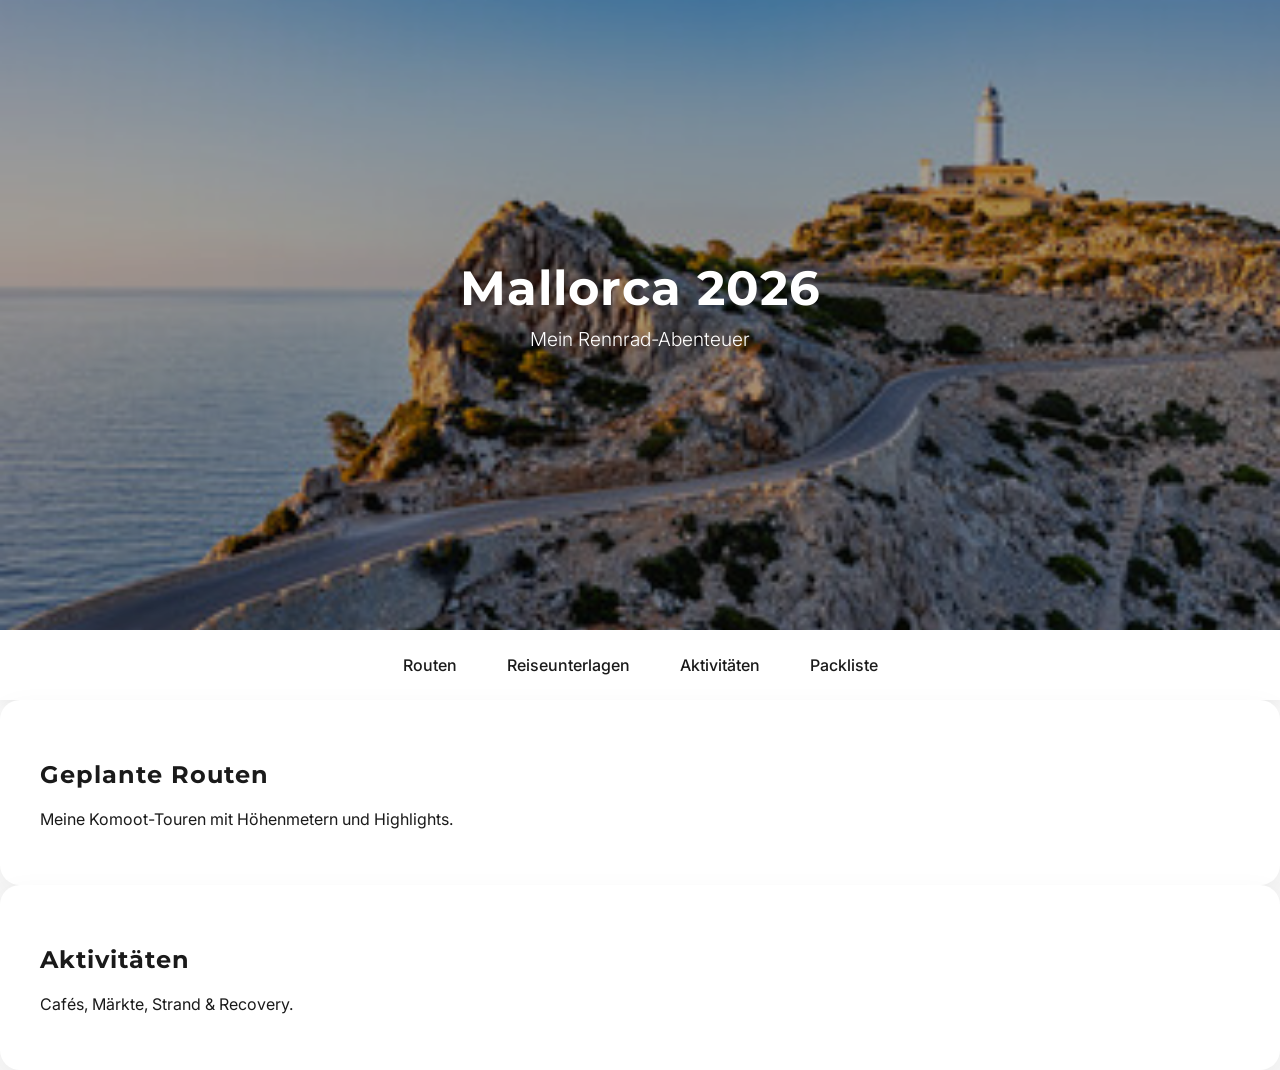
<file: index.html>
<!DOCTYPE html>
<html lang="de">
<head>
    <meta charset="UTF-8">
    <title>Mallorca Rennrad Trip</title>
    <link rel="stylesheet" href="style.css">
    <link href="https://fonts.googleapis.com/css2?family=Inter:wght@300;400;600&family=Montserrat:wght@500;700&display=swap" rel="stylesheet">
    <meta name="viewport" content="width=device-width, initial-scale=1.0">
</head>


<body>

<header class="hero">
    <div class="overlay">
        <h1>Mallorca 2026</h1>
        <p>Mein Rennrad-Abenteuer</p>
    </div>
</header>

<nav>
    <a href="routen.html">Routen</a>
    <a href="dokumente.html">Reiseunterlagen</a>
    <a href="aktivitaeten.html">Aktivitäten</a>
    <a href="packliste.html">Packliste</a>
</nav>

<section class="cards">
    <div class="card">
        <h2>Geplante Routen</h2>
        <p>Meine Komoot-Touren mit Höhenmetern und Highlights.</p>
    </div>

    <div class="card">
        <h2>Aktivitäten</h2>
        <p>Cafés, Märkte, Strand & Recovery.</p>
    </div>
</section>

<script>
document.querySelectorAll(".route-card").forEach(card => {
    card.addEventListener("click", () => {
        card.classList.toggle("active");
    });
});
</script>
</body>
</html>
</file>
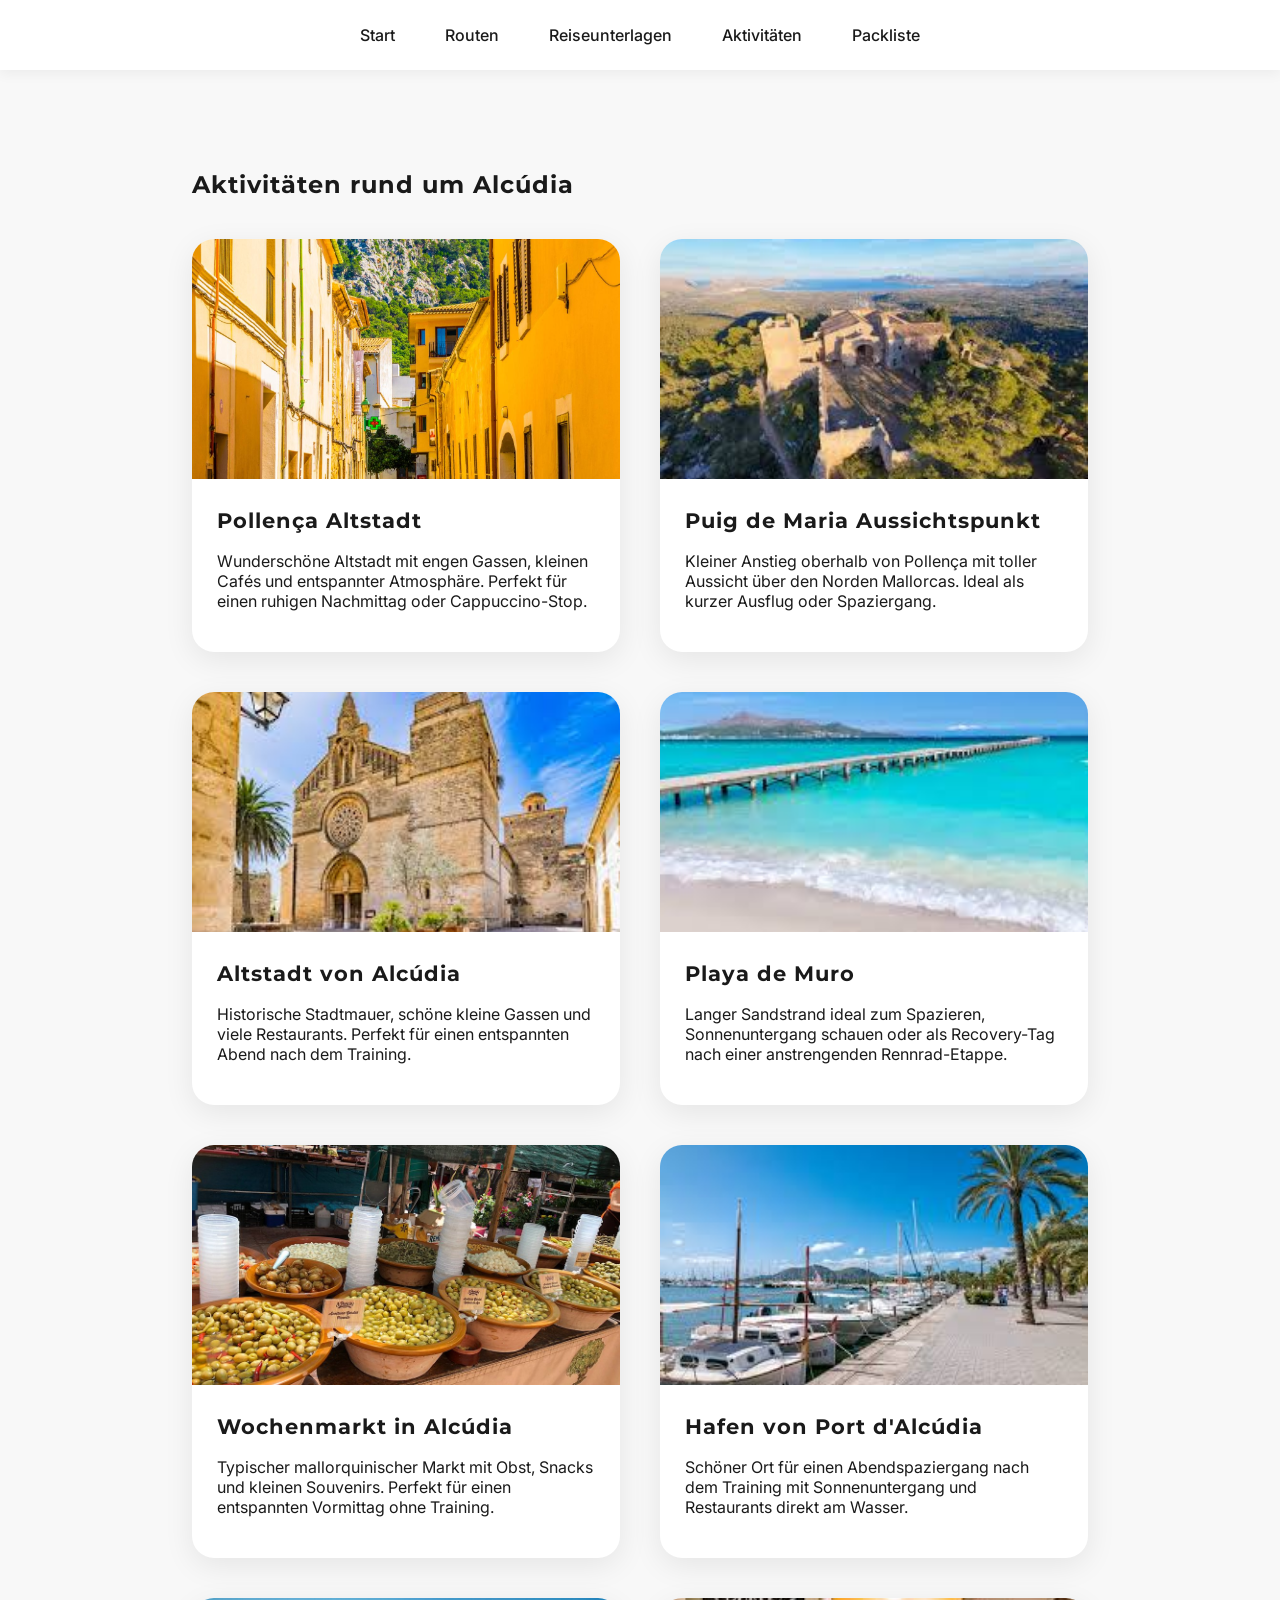
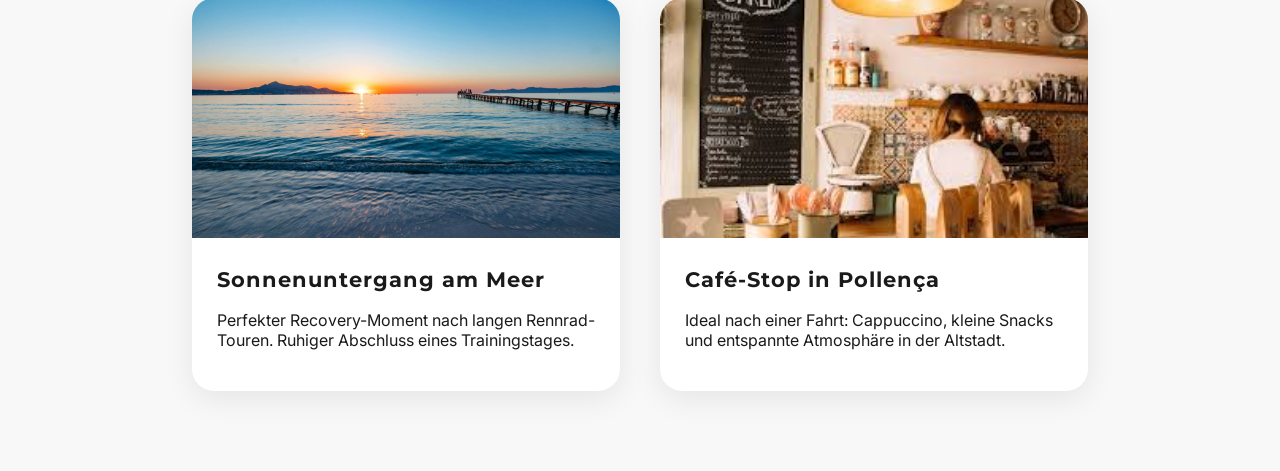
<file: aktivitaeten.html>
<!DOCTYPE html>
<html lang="de">
<head>
<meta charset="UTF-8">
<meta name="viewport" content="width=device-width, initial-scale=1.0">
<title>Aktivitäten</title>

<link href="https://fonts.googleapis.com/css2?family=Inter:wght@300;400;600&family=Montserrat:wght@500;700&display=swap" rel="stylesheet">
<link rel="stylesheet" href="style.css">

</head>

<body>

<nav>
    <a href="index.html">Start</a>
    <a href="routen.html">Routen</a>
    <a href="dokumente.html">Reiseunterlagen</a>
    <a href="aktivitaeten.html">Aktivitäten</a>
    <a href="packliste.html">Packliste</a>
</nav>


<section class="section">

    <h1>Aktivitäten rund um Alcúdia</h1>

    <div class="routes-grid">

        <div class="route-card">
            <img src="markt.jfif" class="route-image">
            <div class="route-content">
                <h2>Pollença Altstadt</h2>
                <p>
                    Wunderschöne Altstadt mit engen Gassen, kleinen Cafés und entspannter Atmosphäre.
                    Perfekt für einen ruhigen Nachmittag oder Cappuccino-Stop.
                </p>
            </div>
            <div class="route-extra">
    <p>
        Café-Tipp: Café Espanyol, Plaça Major, Pollença<br>
        Öffnungszeiten: meist ca. 7:30–18:00<br><br>
        Perfekt für Cappuccino nach der Rennradfahrt.
        Sehr schöne Lage direkt auf dem Hauptplatz mit Blick auf die Kirche.
    </p>
</div>
        </div>

        <div class="route-card">
            <img src="puig.jfif" class="route-image">
            <div class="route-content">
                <h2>Puig de Maria Aussichtspunkt</h2>
                <p>
                    Kleiner Anstieg oberhalb von Pollença mit toller Aussicht über den Norden Mallorcas.
                    Ideal als kurzer Ausflug oder Spaziergang.
                </p>
            </div>
            <div class="route-extra">
    <p>
        Kurzer, ruhiger Anstieg oberhalb von Pollença mit toller Aussicht.
        Ideal als Spaziergang am Ruhetag oder kurzer Abstecher nach einer lockeren Fahrt.<br><br>
        Dauer: ca. 45–60 Minuten Aufstieg.
    </p>
</div>
        </div>

        <div class="route-card">
            <img src="altstadt.jfif" class="route-image">
            <div class="route-content">
                <h2>Altstadt von Alcúdia</h2>
                <p>
                    Historische Stadtmauer, schöne kleine Gassen und viele Restaurants.
                    Perfekt für einen entspannten Abend nach dem Training.
                </p>
            </div>
                <!-- versteckter Zusatz -->
    <div class="route-extra">
    <p>
        Restaurant-Tipp: Can Costa Celler, Carrer Major, Alcúdia<br>
        Öffnungszeiten: meist 12:00–15:00 & 18:30–22:00<br><br>
        Sehr schöne Altstadt mit Stadtmauer – perfekt für Abendspaziergänge
        nach dem Training.
    </p>
</div>
        </div>

        <div class="route-card">
            <img src="muro.jfif" class="route-image">
            <div class="route-content">
                <h2>Playa de Muro</h2>
                <p>
                    Langer Sandstrand ideal zum Spazieren, Sonnenuntergang schauen oder als Recovery-Tag
                    nach einer anstrengenden Rennrad-Etappe.
                </p>
            </div>
            <div class="route-extra">
    <p>
        Langer, ruhiger Sandstrand – ideal zum Spazieren oder Beine lockern
        nach langen Rennrad-Etappen.<br><br>
        Besonders schön: Sonnenuntergang und ruhige Recovery-Tage.
    </p>
</div>
        </div>

        <div class="route-card">
            <img src="markt1.jpg" class="route-image">
            <div class="route-content">
                <h2>Wochenmarkt in Alcúdia</h2>
                <p>
                    Typischer mallorquinischer Markt mit Obst, Snacks und kleinen Souvenirs.
                    Perfekt für einen entspannten Vormittag ohne Training.
                </p>
            </div>
            <div class="route-extra">
    <p>
        Markttage: Dienstag & Sonntag Vormittag<br>
        Uhrzeit: ca. 8:00–13:30<br><br>
        Perfekt für Snacks, Obst und kleine Souvenirs.
        Gute Idee für einen entspannten Vormittag ohne Training.
    </p>
</div>
        </div>

        <div class="route-card">
            <img src="hafen.jfif" class="route-image">
            <div class="route-content">
                <h2>Hafen von Port d'Alcúdia</h2>
                <p>
                    Schöner Ort für einen Abendspaziergang nach dem Training
                    mit Sonnenuntergang und Restaurants direkt am Wasser.
                </p>
            </div>
            <div class="route-extra">
    <p>
        Schön für einen Abendspaziergang am Wasser.<br><br>
        Café-Tipp: Sa Mossegada, Port d'Alcúdia<br>
        Öffnungszeiten: meist ca. 8:00–16:00<br><br>
        Sehr beliebt bei Radfahrern & gesundes Essen.
    </p>
</div>
        </div>

        <div class="route-card">
            <img src="sonnenuntergang.jpg" class="route-image">
            <div class="route-content">
                <h2>Sonnenuntergang am Meer</h2>
                <p>
                    Perfekter Recovery-Moment nach langen Rennrad-Touren.
                    Ruhiger Abschluss eines Trainingstages.
                </p>
            </div>
            <div class="route-extra">
    <p>
        Beste Spots: Playa de Muro oder Hafen von Alcúdia.<br><br>
        Perfekter Abschluss eines Trainingstages – ruhig, entspannt
        und ideal zum Abschalten nach langen Fahrten.
    </p>
</div>
        </div>

        <div class="route-card">
            <img src="cafe.jfif" class="route-image">
            <div class="route-content">
                <h2>Café-Stop in Pollença</h2>
                <p>
                    Ideal nach einer Fahrt: Cappuccino, kleine Snacks
                    und entspannte Atmosphäre in der Altstadt.
                </p>
            </div>
            <div class="route-extra">
    <p>
        Café-Tipps: La Scalinata & Café Espanyol, Pollença<br>
        Öffnungszeiten: meist ca. 8:00–17:00<br><br>
        Ideal für Cappuccino & Snack nach einer Rennrad-Etappe
        durch die Serra de Tramuntana.
    </p>
</div>
        </div>

    </div>

</section>
<script>
document.querySelectorAll(".route-card").forEach(card => {
    card.addEventListener("click", () => {
        card.classList.toggle("active");
    });
});
</script>
</body>
</html>
</file>
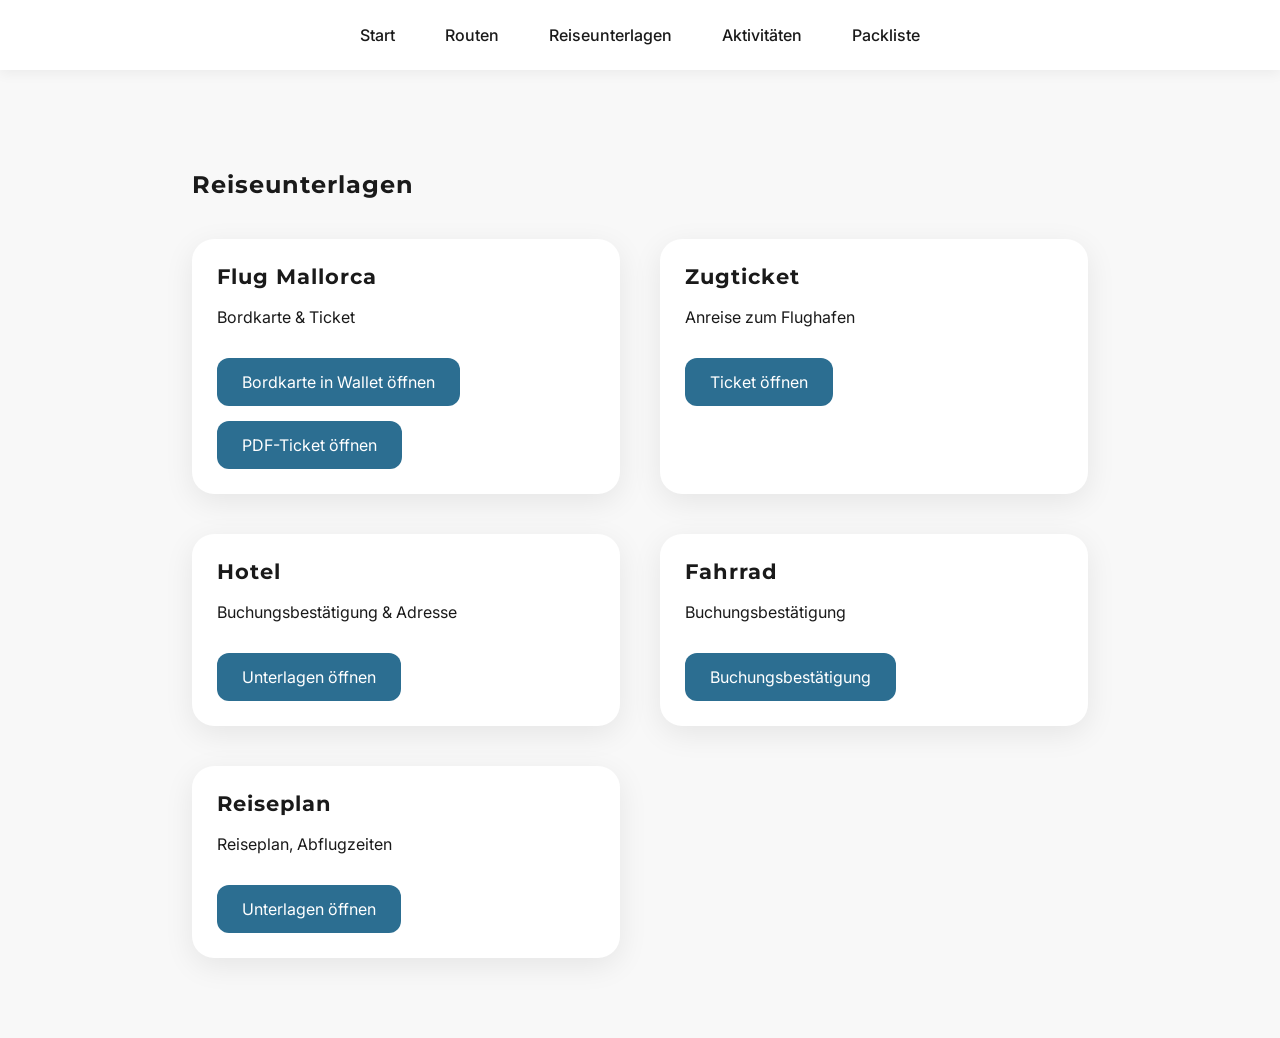
<file: dokumente.html>
<!DOCTYPE html>
<html lang="de">
<head>
<meta charset="UTF-8">
<meta name="viewport" content="width=device-width, initial-scale=1.0">
<title>Reiseunterlagen</title>

<link href="https://fonts.googleapis.com/css2?family=Inter:wght@300;400;600&family=Montserrat:wght@500;700&display=swap" rel="stylesheet">
<link rel="stylesheet" href="style.css">
</head>

<body>

<nav>
    <a href="index.html">Start</a>
    <a href="routen.html">Routen</a>
    <a href="dokumente.html">Reiseunterlagen</a>
    <a href="aktivitaeten.html">Aktivitäten</a>
    <a href="packliste.html">Packliste</a>
</nav>

<section class="section">

<h1>Reiseunterlagen</h1>

<div class="routes-grid">

    <!-- Flug -->
     <div class="route-card">
    <div class="route-content">
        <h2>Flug Mallorca</h2>
        <p>Bordkarte & Ticket</p>

       <a href="https://wallet.google.com" target="_blank" class="route-button">
    Bordkarte in Wallet öffnen
</a>
        <a href="flugticket.pdf" class="route-button">
            PDF-Ticket öffnen
        </a>
    </div>
</div>

    <!-- Zug -->
    <div class="route-card">
        <div class="route-content">
            <h2>Zugticket</h2>
            <p>Anreise zum Flughafen</p>

            <a href="Zug.pdf" target="_blank" class="route-button">
                Ticket öffnen
            </a>
        </div>
    </div>

    <!-- Hotel -->
    <div class="route-card">
        <div class="route-content">
            <h2>Hotel</h2>
            <p>Buchungsbestätigung & Adresse</p>

            <a href="hotel.pdf" target="_blank" class="route-button">
                Unterlagen öffnen
            </a>
        </div>
    </div>

   
    <!-- Rad -->
    <div class="route-card">
        <div class="route-content">
            <h2>Fahrrad</h2>
            <p>Buchungsbestätigung </p>

            <a href="Rad.pdf" target="_blank" class="route-button">
                Buchungsbestätigung
            </a>
        </div>
    </div> 

     <!-- Reiseplan -->
    <div class="route-card">
        <div class="route-content">
            <h2>Reiseplan</h2>
            <p>Reiseplan, Abflugzeiten</p>

            <a href="Reiseunterlagen.pdf" target="_blank" class="route-button">
                Unterlagen öffnen
            </a>
        </div>
    </div>

</div>

</section>

</body>
</html>
</file>
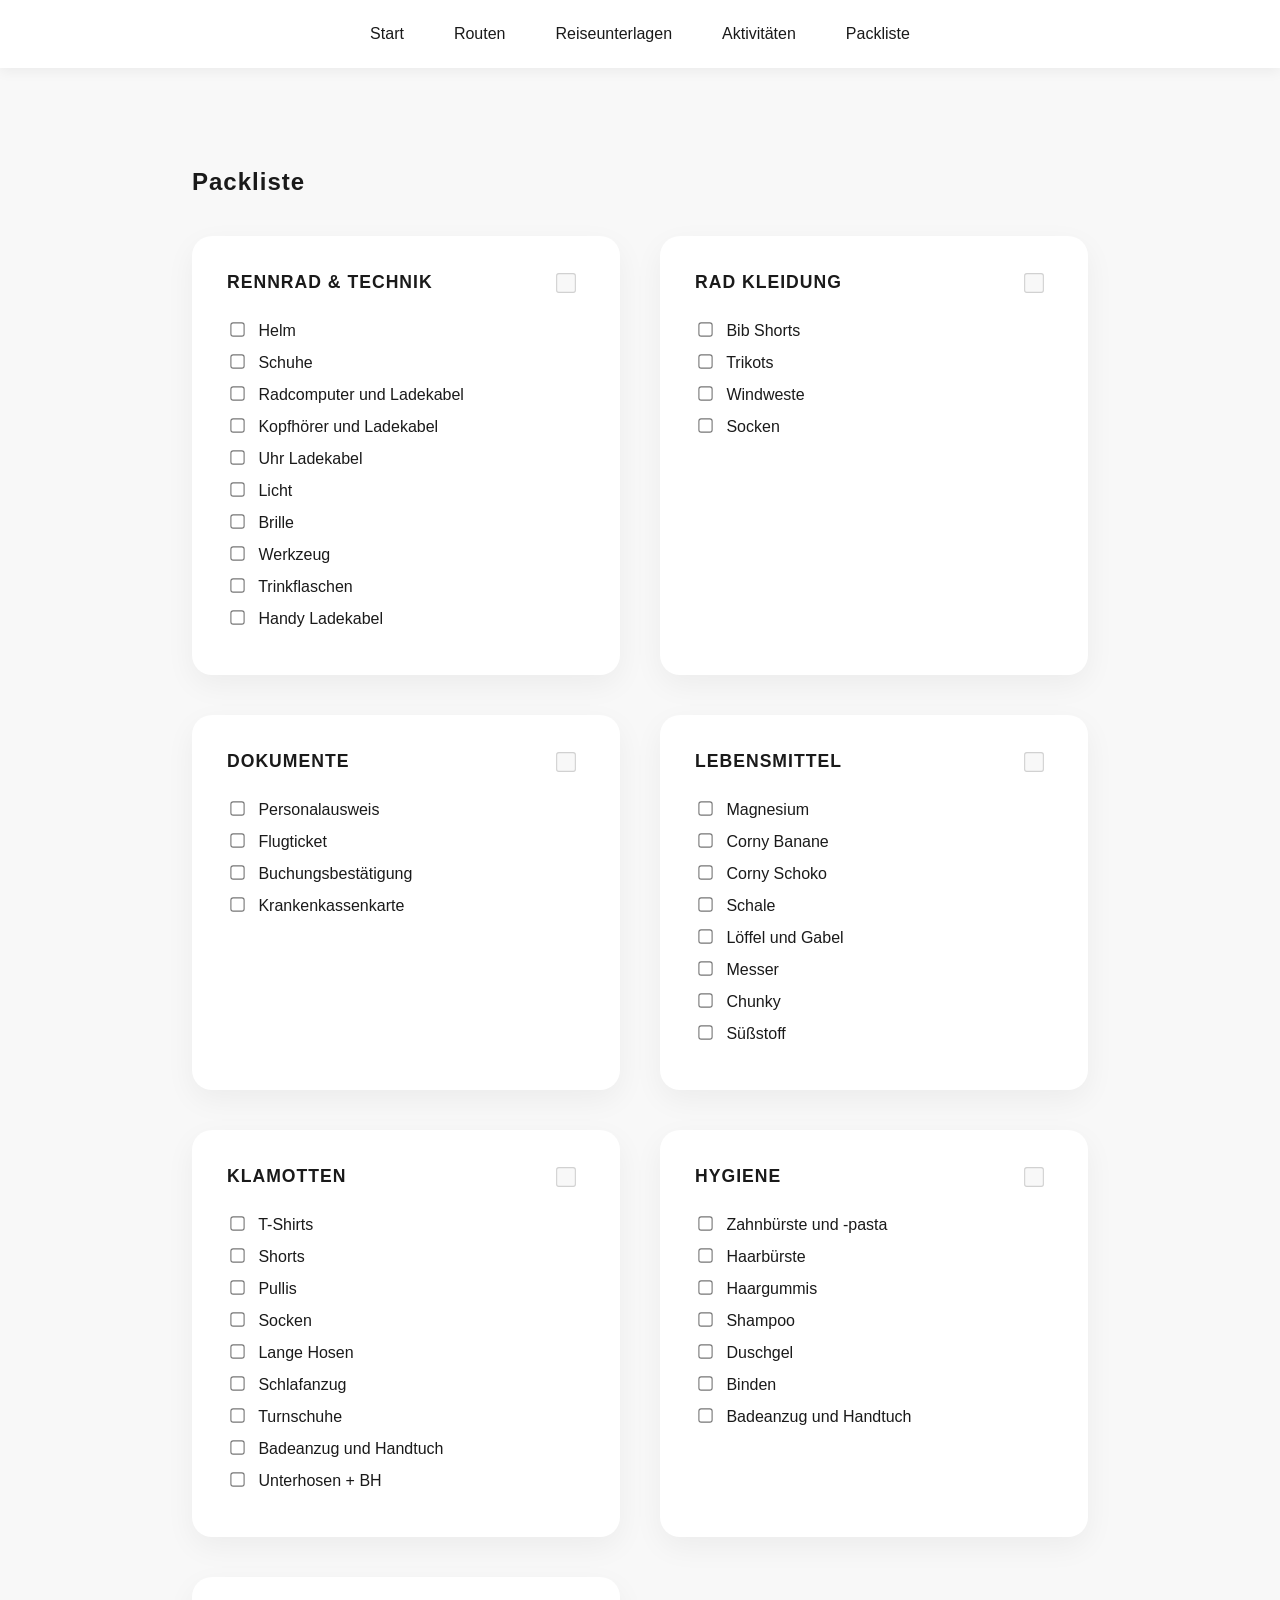
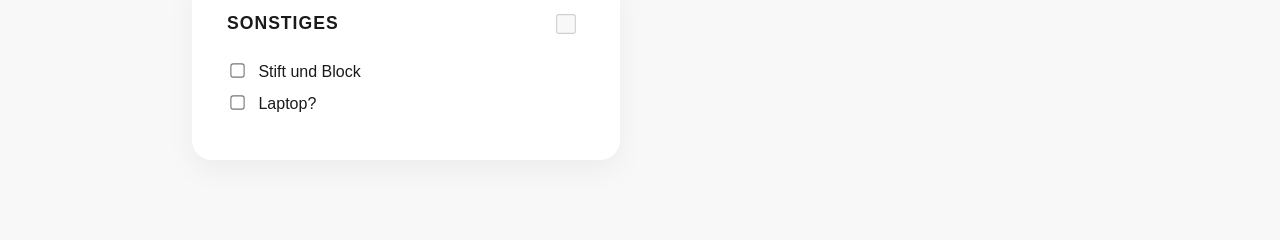
<file: packliste.html>
<!DOCTYPE html>
<html lang="de">
<head>
    <meta charset="UTF-8">
    <meta name="viewport" content="width=device-width, initial-scale=1.0">
    <title>Packliste – Mallorca</title>
    <link rel="stylesheet" href="style.css">
</head>
<body>

<nav>
    <a href="index.html">Start</a>
    <a href="routen.html">Routen</a>
    <a href="dokumente.html">Reiseunterlagen</a>
    <a href="aktivitaeten.html">Aktivitäten</a>
    <a href="packliste.html">Packliste</a>
</nav>

<section class="section">
    <h1>Packliste</h1>

<div class="checklist">

    <!-- Rennrad & Technik -->
    <div class="category">

    
    <div class="category-header">
        <h2>Rennrad & Technik</h2>
        <input type="checkbox" class="category-checkbox" disabled>
    </div>

        <div class="items">
            <label><input type="checkbox" class="item"> Helm</label>
            <label><input type="checkbox" class="item"> Schuhe</label>
            <label><input type="checkbox" class="item"> Radcomputer und Ladekabel</label>
            <label><input type="checkbox" class="item"> Kopfhörer und Ladekabel</label>
            <label><input type="checkbox" class="item"> Uhr Ladekabel</label>
            <label><input type="checkbox" class="item"> Licht</label>
            <label><input type="checkbox" class="item"> Brille</label>
            <label><input type="checkbox" class="item"> Werkzeug</label>
            <label><input type="checkbox" class="item"> Trinkflaschen</label>
            <label><input type="checkbox" class="item"> Handy Ladekabel</label>
        </div>

    </div>


    <!-- Kleidung Rad -->
    <div class="category">
  
    <div class="category-header">
        <h2>Rad Kleidung</h2>
        <input type="checkbox" class="category-checkbox" disabled>
    </div>

        <div class="items">
            <label><input type="checkbox" class="item"> Bib Shorts</label>
            <label><input type="checkbox" class="item"> Trikots</label>
            <label><input type="checkbox" class="item"> Windweste</label>
            <label><input type="checkbox" class="item"> Socken</label>
        </div>

    </div>


    <!-- Dokumente -->
    <div class="category">

        <div class="category-header">
        <h2>Dokumente</h2>
        <input type="checkbox" class="category-checkbox" disabled>
    </div>

        <div class="items">
            <label><input type="checkbox" class="item"> Personalausweis</label>
            <label><input type="checkbox" class="item"> Flugticket</label>
            <label><input type="checkbox" class="item"> Buchungsbestätigung</label>
            <label><input type="checkbox" class="item"> Krankenkassenkarte</label>
        </div>

    </div>


    <!-- Lebensmittel -->
    <div class="category">

        <div class="category-header">
        <h2>Lebensmittel</h2>
        <input type="checkbox" class="category-checkbox" disabled>
    </div>

        <div class="items">
            <label><input type="checkbox" class="item"> Magnesium</label>
            <label><input type="checkbox" class="item"> Corny Banane</label>
            <label><input type="checkbox" class="item"> Corny Schoko</label>
            <label><input type="checkbox" class="item"> Schale</label>
            <label><input type="checkbox" class="item"> Löffel und Gabel</label>
            <label><input type="checkbox" class="item"> Messer</label>
            <label><input type="checkbox" class="item"> Chunky</label>
            <label><input type="checkbox" class="item"> Süßstoff</label>
        </div>

    </div>


    <!-- Klamotten -->
    <div class="category">

        <div class="category-header">
        <h2>Klamotten</h2>
        <input type="checkbox" class="category-checkbox" disabled>
    </div>

        <div class="items">
            <label><input type="checkbox" class="item"> T-Shirts</label>
            <label><input type="checkbox" class="item"> Shorts</label>
            <label><input type="checkbox" class="item"> Pullis</label>
            <label><input type="checkbox" class="item"> Socken</label>
            <label><input type="checkbox" class="item"> Lange Hosen</label>
            <label><input type="checkbox" class="item"> Schlafanzug</label>
            <label><input type="checkbox" class="item"> Turnschuhe</label>
            <label><input type="checkbox" class="item"> Badeanzug und Handtuch</label>
            <label><input type="checkbox" class="item"> Unterhosen + BH</label>
        </div>

    </div>


    <!-- Hygiene -->
    <div class="category">

        <div class="category-header">
        <h2>Hygiene</h2>
        <input type="checkbox" class="category-checkbox" disabled>
    </div>

        <div class="items">
            <label><input type="checkbox" class="item"> Zahnbürste und -pasta</label>
            <label><input type="checkbox" class="item"> Haarbürste</label>
            <label><input type="checkbox" class="item"> Haargummis</label>
            <label><input type="checkbox" class="item"> Shampoo</label>
            <label><input type="checkbox" class="item"> Duschgel</label>
            <label><input type="checkbox" class="item"> Binden</label>
            <label><input type="checkbox" class="item"> Badeanzug und Handtuch</label>
        </div>

    </div>


    <!-- Sonstiges -->
    <div class="category">

        <div class="category-header">
        <h2>Sonstiges</h2>
        <input type="checkbox" class="category-checkbox" disabled>
    </div>

        <div class="items">
            <label><input type="checkbox" class="item"> Stift und Block</label>
            <label><input type="checkbox" class="item"> Laptop?</label>
        </div>

    </div>

</div>

</body>
</html>
</file>
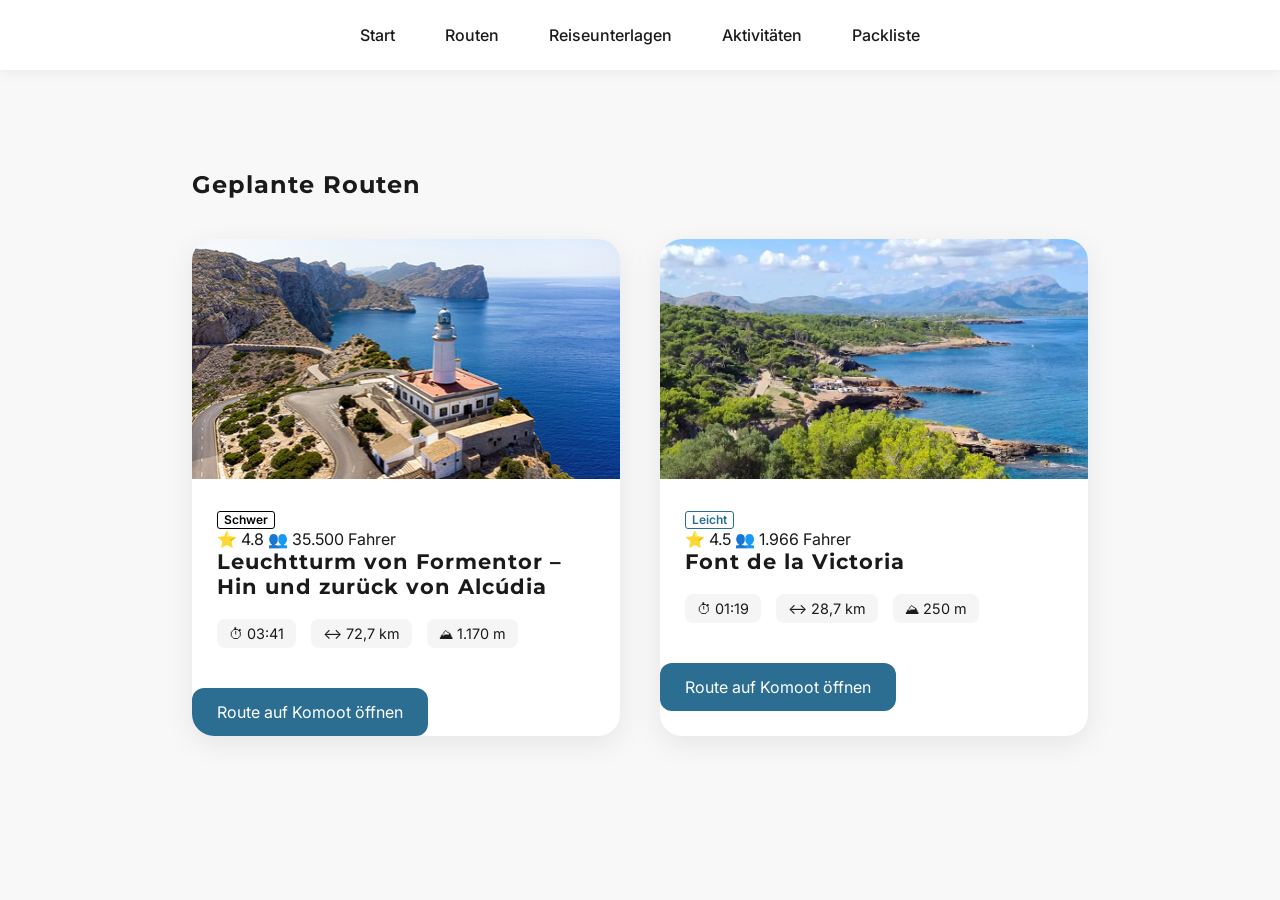
<file: routen.html>
<!DOCTYPE html>
<html lang="de">
<head>
<meta charset="UTF-8">
<meta name="viewport" content="width=device-width, initial-scale=1.0">
<title>Routen</title>

<link href="https://fonts.googleapis.com/css2?family=Inter:wght@300;400;600&family=Montserrat:wght@500;700&display=swap" rel="stylesheet">
<link rel="stylesheet" href="style.css">

</head>

<body>

<nav>
    <a href="index.html">Start</a>
    <a href="routen.html">Routen</a>
    <a href="dokumente.html">Reiseunterlagen</a>
    <a href="aktivitaeten.html">Aktivitäten</a>
    <a href="packliste.html">Packliste</a>
</nav>

<section class="section">

<h1>Geplante Routen</h1>

<div class="routes-grid">

    <!-- Route 1 -->
    <div class="route-card">

        <img src="Cap_formentor1.jpg" class="route-image">

        <div class="route-content">

            <div class="route-top">
                <div class="route-badge hard">Schwer</div>
            </div>

            <div class="route-stats">
                <span>⭐ 4.8</span>
                <span>👥 35.500 Fahrer</span>
            </div>

            <h2>Leuchtturm von Formentor – Hin und zurück von Alcúdia</h2>

            <div class="route-meta">
                <span>⏱ 03:41</span>
                <span>↔ 72,7 km</span>
                <span>⛰ 1.170 m</span>
            </div>

        </div>
<a href="https://www.komoot.com/de-de/smarttour/e1003207410/leuchtturm-von-formentor-hin-und-zurueck-von-alcuedia?ref=wdd" 
   target="_blank" 
   class="route-button">
   Route auf Komoot öffnen
</a>
        

    </div>

    <!-- Route 2 -->
     <div class="route-card">

        <img src="Halbinsel-victoria.webp" class="route-image">

        <div class="route-content">

            <div class="route-top">
                <div class="route-badge easy">Leicht</div>
            </div>

            <div class="route-stats">
                <span>⭐ 4.5</span>
                <span>👥 1.966 Fahrer</span>
            </div>

            <h2>Font de la Victoria</h2>

            <div class="route-meta">
                <span>⏱ 01:19</span>
                <span>↔ 28,7 km</span>
                <span>⛰ 250 m</span>
            </div>

        </div>
<a href="https://www.komoot.com/de-de/smarttour/32824794?ref=wdd" 
   target="_blank" 
   class="route-button">
   Route auf Komoot öffnen
</a>
        

    </div>


</section>
</body>
</html>
</file>
<file: style.css>
body {
    margin: 0;
    font-family: 'Inter', sans-serif;
    background-color: #f8f8f8;
    color: #1a1a1a;
}

h1, h2, h3 {
    font-family: 'Montserrat', sans-serif;
    letter-spacing: 1px;
}

.hero {
    background: url("Cap_formentor.jpg") center/cover no-repeat;
    height: 70vh;
    position: relative;
}

.overlay {
    background: rgba(0, 0, 0, 0.35);
    height: 100%;
    display: flex;
    flex-direction: column;
    justify-content: center;
    align-items: center;
    color: white;
    text-align: center;
}

.overlay h1 {
    font-size: 3rem;
    margin: 0;
}

.overlay p {
    font-weight: 300;
    font-size: 1.2rem;
    margin-top: 10px;
}

nav {
    display: flex;
    justify-content: center;
    gap: 50px;
    padding: 25px;
    background-color: white;
    box-shadow: 0 4px 12px rgba(0,0,0,0.05);
}

nav a {
    text-decoration: none;
    color: #1a1a1a;
    font-weight: 500;
    position: relative;
}

nav a::after {
    content: "";
    position: absolute;
    width: 0;
    height: 2px;
    bottom: -6px;
    left: 0;
    background-color: #2c6e91;
    transition: width 0.3s ease;
}

nav a:hover::after {
    width: 100%;
}

.section {
    padding: 80px 15%;
}

.card {
    background: white;
    padding: 40px;
    border-radius: 20px;
    box-shadow: 0 10px 30px rgba(0,0,0,0.05);
    transition: transform 0.3s ease;
}





@media (max-width: 768px) {

    .overlay h1 {
        font-size: 2rem;
    }

    .overlay p {
        font-size: 1rem;
    }

    nav {
        flex-direction: column;
        gap: 20px;
    }

    .section {
        padding: 50px 10%;
    }

    .card {
        padding: 25px;
    }

}

.checklist {
    display: grid;
    grid-template-columns: repeat(auto-fit, minmax(280px, 1fr));
    gap: 40px;
    margin-top: 40px;
}

.category {
    background: white;
    padding: 35px;
    border-radius: 20px;
    box-shadow: 0 10px 30px rgba(0,0,0,0.05);
}

.category h2 {
    margin-top: 0;
    margin-bottom: 20px;
    font-size: 1.1rem;
    text-transform: uppercase;
    letter-spacing: 1px;
}

.category label {
    display: block;
    margin-bottom: 12px;
    cursor: pointer;
    font-weight: 400;
}

.category input[type="checkbox"] {
    margin-right: 10px;
    transform: scale(1.1);
}


.category-header {
    display: flex;
    align-items: center;
    justify-content: space-between;
    margin-bottom: 25px;
}

.category-header h2 {
    margin: 0;
    padding-right: 20px;
    font-size: 1.1rem;
    letter-spacing: 1px;
}

.category-checkbox {
    width: 18px;
    height: 18px;
}



.route-image {
    width: 100%;
    height: 240px;
    object-fit: cover;
}


.route-button {
    display: inline-block;
    margin-top: 15px;
    padding: 14px 25px;
    background: #2c6e91;
    color: white;
    text-decoration: none;
    border-radius: 12px;
    transition: 0.3s;
}

.route-button:hover {
    background: #1f5a77;
}





.difficulty-text {
    margin-top: 10px;
    font-weight: 600;
}


.route-meta {
    margin-top: 25px;
}

.meta-item {
    display: flex;
    justify-content: space-between;
    align-items: center;
    padding: 12px 0;
    border-top: 1px solid #eee;
}

.meta-label {
    color: #666;
    font-size: 0.9rem;
}

.meta-value {
    font-weight: 600;
}




.route-content {
    padding: 25px;
}

.route-card h2 {
    margin: 0 0 18px 0;
    font-size: 1.3rem;
}

.route-badge {
    display: inline-block;
    padding: 6px 14px;
    border-radius: 8px;
    font-size: 0.85rem;
    font-weight: 600;
}

/* ===== ROUTEN GRID LAYOUT ===== */

/* ===== ROUTEN GRID LAYOUT ===== */

.routes-grid {
    display: grid;
    grid-template-columns: repeat(auto-fit, minmax(320px, 1fr));
    gap: 40px;
    margin-top: 40px;
}


.route-card {
    background: white;
    border-radius: 22px;
    box-shadow: 0 8px 30px rgba(0,0,0,0.08);
    overflow: hidden;
    width: 100%;
    transition: transform 0.25s ease, box-shadow 0.25s ease;
}

.route-card:hover {
    transform: translateY(-6px);
    box-shadow: 0 16px 40px rgba(0,0,0,0.12);
}

.route-image {
    width: 100%;
    height: 240px;
    object-fit: cover;
}

.route-content {
    padding: 25px;
}

.route-card h2 {
    margin: 0 0 18px 0;
    font-size: 1.3rem;
}

/* Kompakte Difficulty Badges */
.route-badge {
    display: inline-block;
    font-size: 0.75rem;
    font-weight: 600;
    padding: 2px 6px;
    border: 1px solid;
    border-radius: 3px;
    line-height: 1;
}

.route-badge.easy {
    color: #2c6e91;
    border-color: #2c6e91;
}

.route-badge.medium {
    color: #c00000;
    border-color: #c00000;
}

.route-badge.hard {
    color: #000000;
    border-color: #000000;
}

.route-meta {
    display: flex;
    gap: 15px;
    margin-top: 20px;
    flex-wrap: wrap;
}

.route-meta span {
    background: #f5f5f5;
    padding: 6px 12px;
    border-radius: 8px;
    font-size: 0.9rem;
}


.route-extra {
    max-height: 0;
    overflow: hidden;
    padding: 0 25px;
    background: #fafafa;
    transition: max-height 0.3s ease, padding 0.3s ease;
}

.route-card.active .route-extra {
    max-height: 200px;
    padding: 20px 25px;
}
</file>
